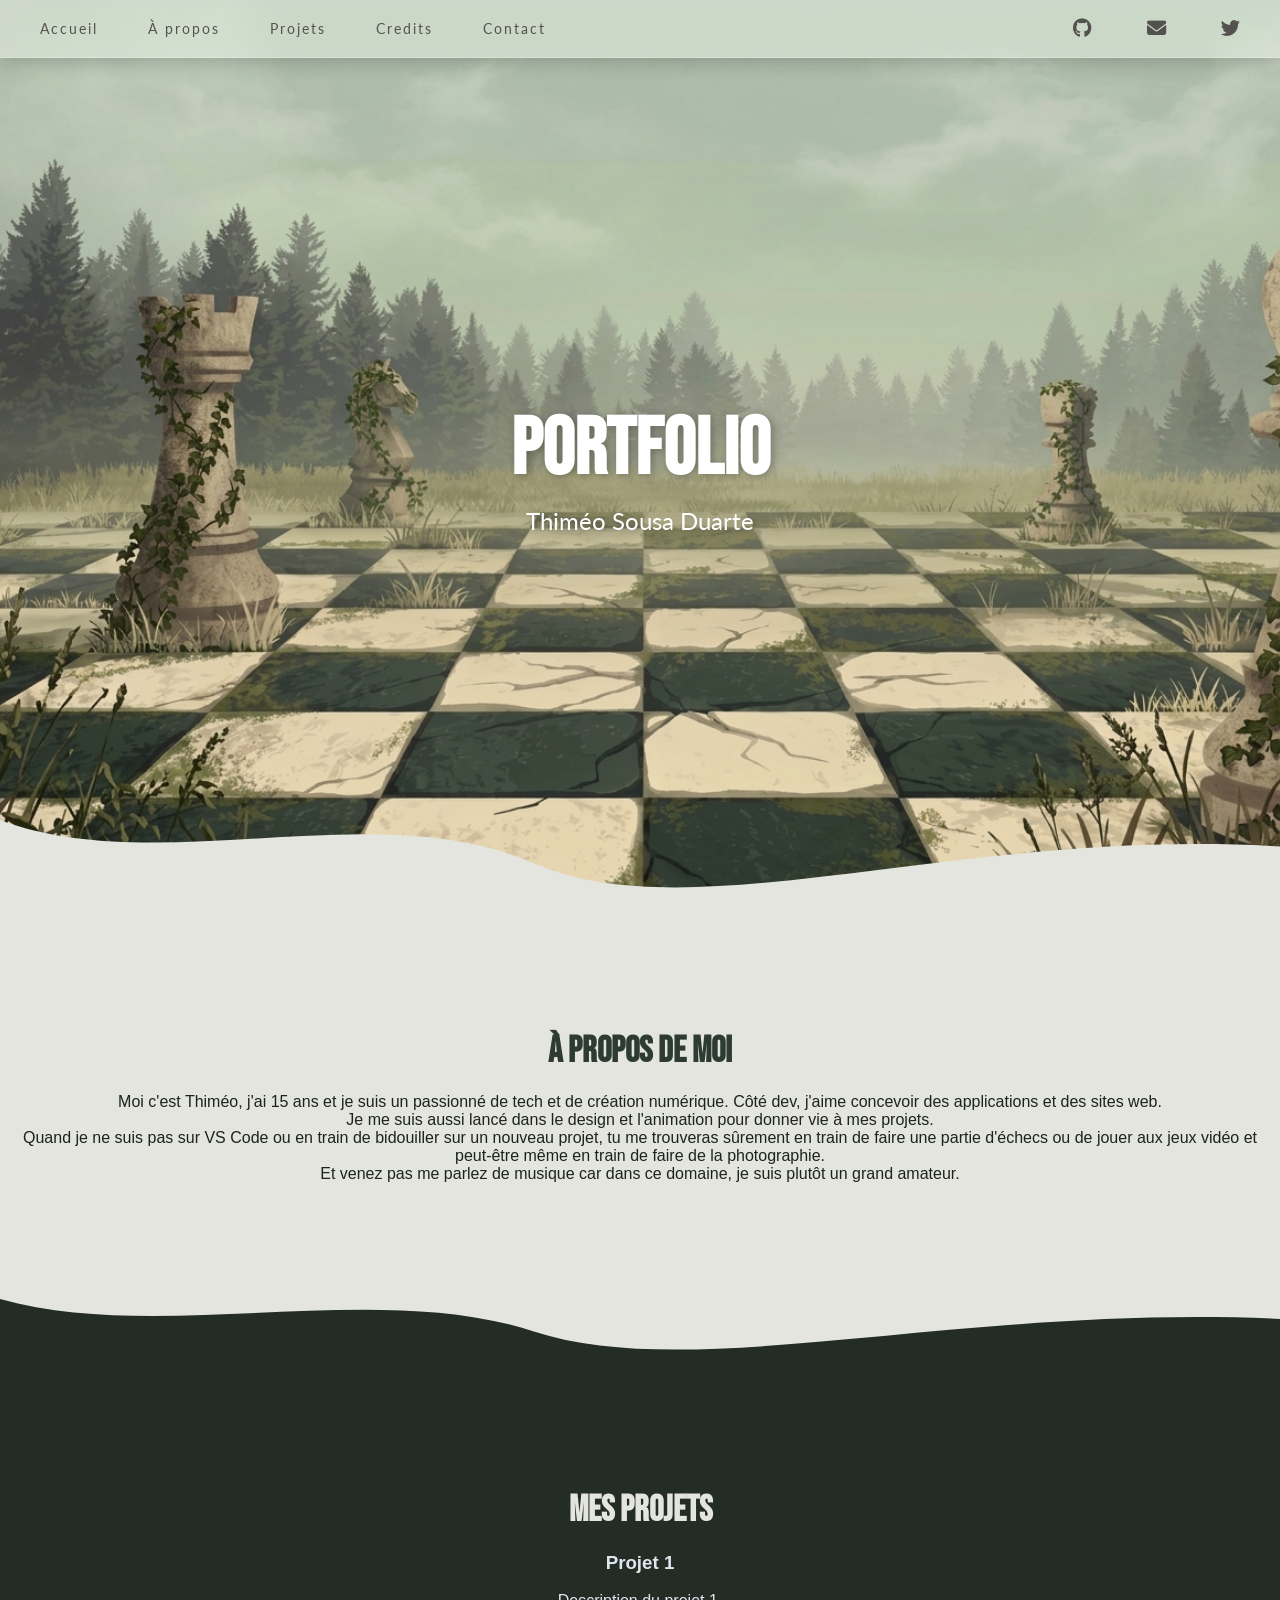
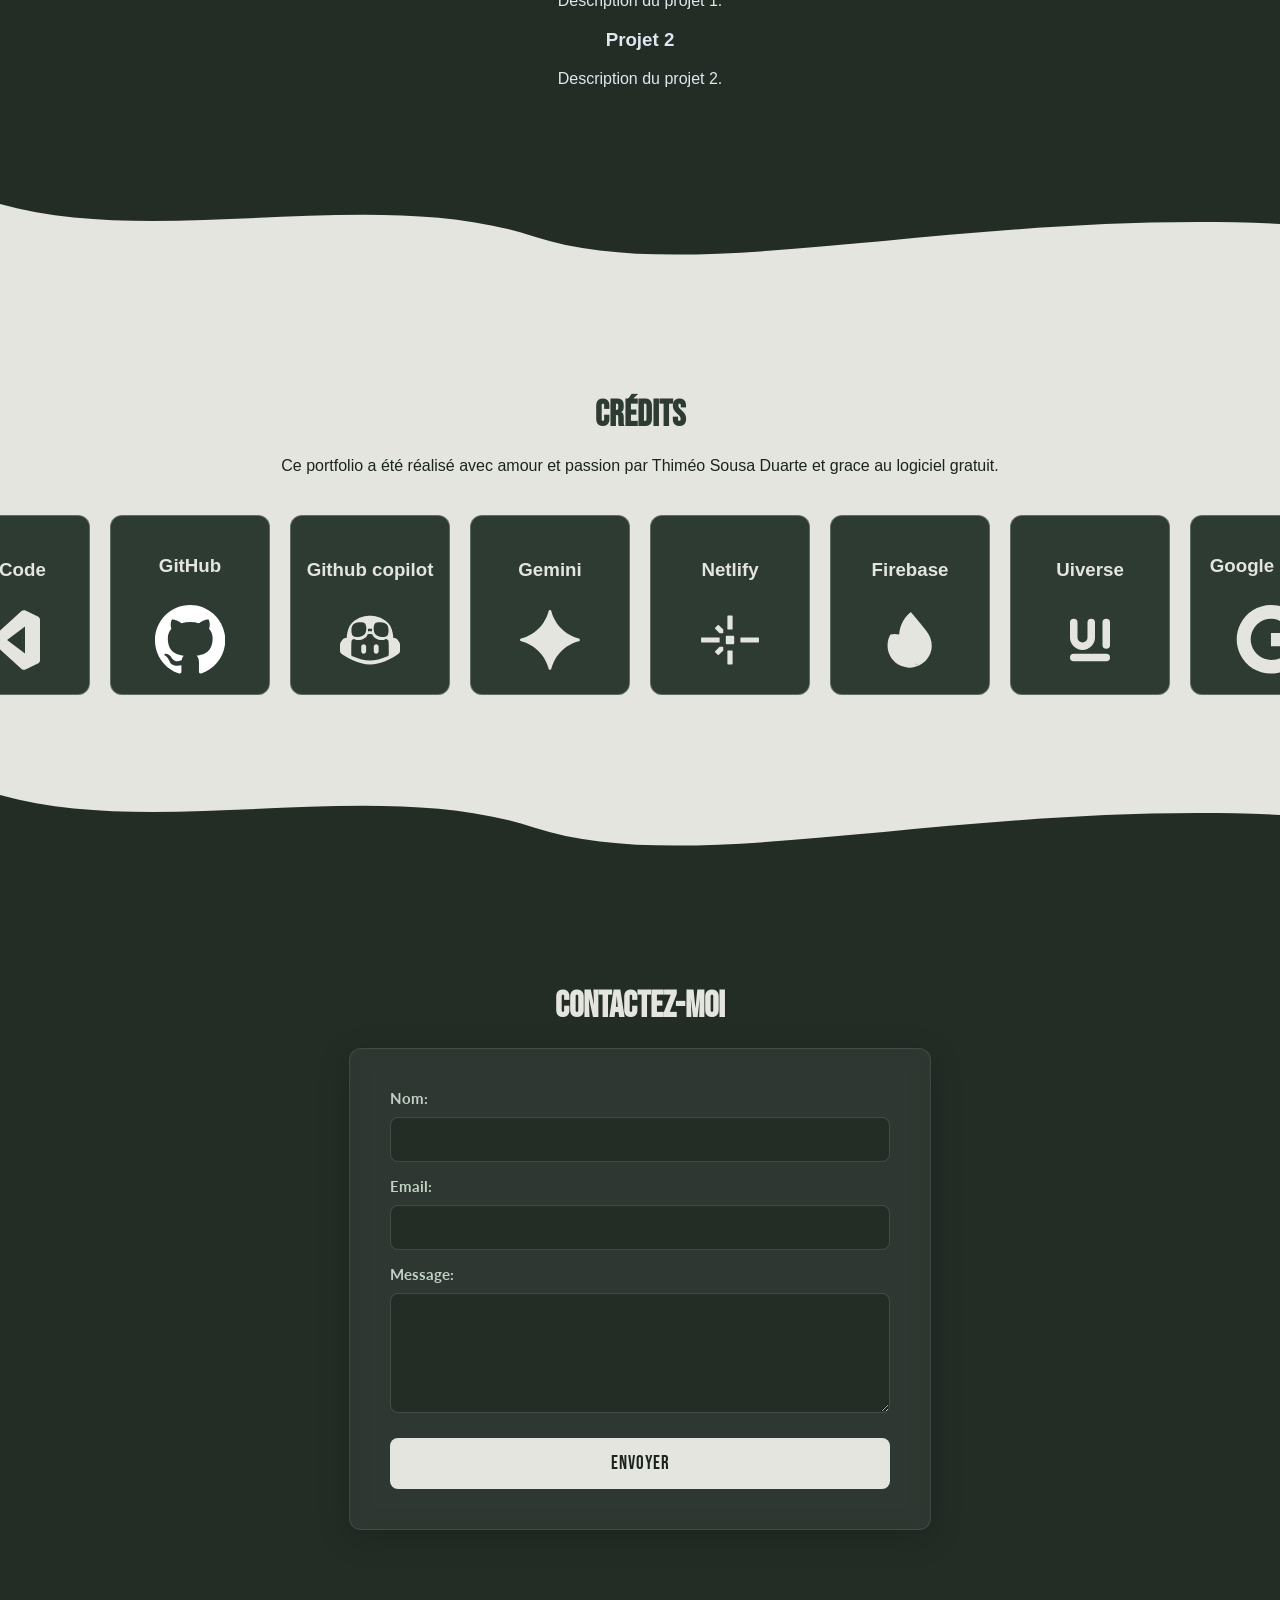
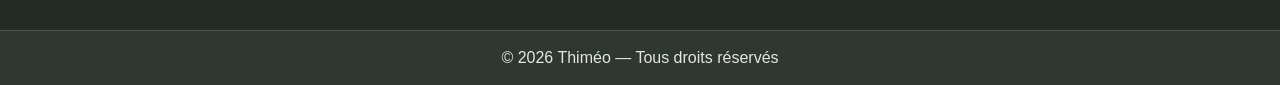
<file: index.html>
<!DOCTYPE html>
<html lang="fr">
    <head>
        <meta charset="UTF-8">
        <meta name="viewport" content="width=device-width, initial-scale=1.0">
        <title>Mon Portfolio</title>
        <link rel="stylesheet" href="style.css">
<link rel="preconnect" href="https://fonts.googleapis.com">
<link rel="stylesheet" href="https://cdnjs.cloudflare.com/ajax/libs/font-awesome/6.4.0/css/all.min.css">
<link rel="preconnect" href="https://fonts.gstatic.com" crossorigin>
<link href="https://fonts.googleapis.com/css2?family=Bebas+Neue&family=Lato:ital,wght@0,100;0,300;0,400;0,700;0,900;1,100;1,300;1,400;1,700;1,900&display=swap" rel="stylesheet">
<link rel="preconnect" href="https://fonts.googleapis.com">
<link rel="preconnect" href="https://fonts.gstatic.com" crossorigin>
<link href="https://fonts.googleapis.com/css2?family=Bebas+Neue&family=Lato:ital,wght@0,100;0,300;0,400;0,700;0,900;1,100;1,300;1,400;1,700;1,900&display=swap" rel="stylesheet">
    </head>
    <body>
        <header>
            
            <nav>
                <a href="#accueil">Accueil</a>
                <a href="#a-propos">À propos</a>
                <a href="#projets">Projets</a>
                <a href="#credits">Credits</a>
                <a href="#contact">Contact</a>
            </nav>
            
            <div class="nav-social">
                <a href="https://github.com/Thimeo-dev" target="_blank"><i class="fab fa-github"></i></a>
                <a href="mailto:thimeosousa02@gmail.com" target="_blank"><i class="fas fa-envelope"></i></a>
                <a href="https://twitter.com" target="_blank"><i class="fab fa-twitter"></i></a>
            </div>
        </header>
        <main>
            </section>
            <section class="hero" id="accueil">
                <div class="hero-content">
                    <h1>Portfolio</h1>
                    <p>Thiméo Sousa Duarte</p>
                </div>
                    <div class="hero-divider">
                        <svg viewBox="0 0 1200 120" preserveAspectRatio="none">
                            <path d="M0,0 C150,90 350,-40 500,65 C650,170 900,10 1200,40 L1200,120 L0,120 Z" fill="#e3e5de"></path>
                        </svg>
                    </div>
            </section>
                <section class="about" id="a-propos">
                    <h2>À propos de moi</h2>
                    <p>Moi c'est Thiméo, j'ai 15 ans et je suis un passionné de tech et de création numérique. Côté dev, j'aime concevoir des applications et des sites web.<br>Je me suis aussi lancé dans le design et l'animation pour donner vie à mes projets.<br> Quand je ne suis pas sur VS Code ou en train de bidouiller sur un nouveau projet, tu me trouveras sûrement en train de faire une partie d'échecs ou de jouer aux jeux vidéo et peut-être même en train de faire de la photographie.<br>Et venez pas me parlez de musique car dans ce domaine, je suis plutôt un grand amateur.</p>
                </section>
                    <div class="section-divider">
                        <svg viewBox="0 0 1200 120" preserveAspectRatio="none">
                            <path d="M0,0 C150,90 350,-40 500,65 C650,170 900,10 1200,40 L1200,120 L0,120 Z" fill="#232d26"></path>
                        </svg>
                    </div>
            <section class="projects" id="projets">
                <h2>Mes Projets</h2>
                <div class="project-list">
                    <div class="project-item">
                        <h3>Projet 1</h3>
                        <p>Description du projet 1.</p>
                    </div>
                    <div class="project-item">
                        <h3>Projet 2</h3>
                        <p>Description du projet 2.</p>
                    </div>
                </div>
            </section>
            <div class="section2-divider">
                <svg viewBox="0 0 1200 120" preserveAspectRatio="none">
                    <path d="M0,0 C150,90 350,-40 500,65 C650,170 900,10 1200,40 L1200,120 L0,120 Z" fill="#e3e5de"></path>
                </svg>
            </div>
            <section class="credits" id="credits">
                <h2>Crédits</h2>
                <p>Ce portfolio a été réalisé avec amour et passion par Thiméo Sousa Duarte et grace au logiciel gratuit.</p>
                        <div class="credit-grid">
                            <!-- Carte 1 : VS Code -->
                            <div class="credit-card">
                                <h3>VSCode</h3>
                                <svg class="credit-icon" viewBox="0 0 256 256" xmlns="http://www.w3.org/2000/svg" fill="currentColor">
                                    <path fill-rule="evenodd" clip-rule="evenodd" d="M181.53 254.25c4.03 1.57 8.63 1.47 12.7-.49l52.71-25.36c5.54-2.66 9.06-8.27 9.06-14.42V42.02c0-6.15-3.52-11.75-9.06-14.42L194.23 2.24c-5.34-2.57-11.59-1.94-16.28 1.47-.67.49-1.31 1.03-1.91 1.63L75.15 97.39 31.2 64.02c-4.09-3.11-9.81-2.85-13.61.61L3.49 77.45c-4.65 4.23-4.65 11.54-.01 15.77L41.59 128 3.48 162.77c-4.64 4.24-4.64 11.55.01 15.78l14.1 12.82c3.8 3.46 9.52 3.71 13.61.61l43.95-33.36 100.9 92.05c3.56 3.25 5.43 4.46 7.44 5.24zM192.04 69.89L115.48 128l76.56 58.12V69.89z"/>
                                </svg>
                            </div>
                            <!-- Carte 2 : GitHub -->
                            <div class="credit-card">
                                <h3>GitHub</h3>
                                <svg xmlns="http://www.w3.org/2000/svg" shape-rendering="geometricPrecision" text-rendering="geometricPrecision" image-rendering="optimizeQuality" fill-rule="evenodd" clip-rule="evenodd" viewBox="0 0 512 499.368"><path fill="#fff" fill-rule="nonzero" d="M256.003 0C114.555 0 0 114.555 0 256.003c0 113.286 73.28 208.961 175.038 242.865 12.796 2.247 17.586-5.433 17.586-12.153 0-6.077-.309-26.225-.309-47.686-64.313 11.844-80.941-15.674-86.058-30.055-2.896-7.37-15.359-30.1-26.269-36.177-8.948-4.808-21.752-16.652-.31-16.961 20.168-.309 34.574 18.564 39.382 26.244 23.038 38.732 59.839 27.828 74.555 21.101 2.227-16.627 8.947-27.828 16.318-34.239-56.968-6.386-116.467-28.471-116.467-126.399 0-27.827 9.907-50.866 26.225-68.787-2.562-6.41-11.51-32.655 2.562-67.853 0 0 21.436-6.72 70.409 26.244 20.483-5.767 42.227-8.638 63.998-8.638 21.751 0 43.52 2.896 63.997 8.638 48.973-33.279 70.39-26.244 70.39-26.244 14.09 35.192 5.117 61.443 2.562 67.853 16.318 17.921 26.244 40.625 26.244 68.787 0 98.237-59.84 119.988-116.801 126.399 9.282 8.014 17.277 23.373 17.277 47.371 0 34.238-.309 61.751-.309 70.389 0 6.721 4.808 14.735 17.586 12.179C438.739 464.964 512 368.955 512 256.003 512 114.555 397.445 0 256.003 0z"/></svg>
                            </div>
                            <!-- Carte 3 : Copilot -->
                            <div class="credit-card">
                                <h3>Github copilot</h3>
                                <svg class="credit-icon" viewBox="0 0 512 416" xmlns="http://www.w3.org/2000/svg" fill="currentColor">
                                    <path d="M181.33 266.143c0-11.497 9.32-20.818 20.818-20.818 11.498 0 20.819 9.321 20.819 20.818v38.373c0 11.497-9.321 20.818-20.819 20.818-11.497 0-20.818-9.32-20.818-20.818v-38.373zM308.807 245.325c-11.477 0-20.798 9.321-20.798 20.818v38.373c0 11.497 9.32 20.818 20.798 20.818 11.497 0 20.818-9.32 20.818-20.818v-38.373c0-11.497-9.32-20.818-20.818-20.818z"/>
                                    <path d="M512.002 246.393v57.384c-.02 7.411-3.696 14.638-9.67 19.011C431.767 374.444 344.695 416 256 416c-98.138 0-196.379-56.542-246.33-93.21-5.975-4.374-9.65-11.6-9.671-19.012v-57.384a35.347 35.347 0 016.857-20.922l15.583-21.085c8.336-11.312 20.757-14.31 33.98-14.31 4.988-56.953 16.794-97.604 45.024-127.354C155.194 5.77 226.56 0 256 0c29.441 0 100.807 5.77 154.557 62.722 28.19 29.75 40.036 70.401 45.025 127.354 13.263 0 25.602 2.936 33.958 14.31l15.583 21.127c4.476 6.077 6.878 13.345 6.878 20.88zm-97.666-26.075c-.677-13.058-11.292-18.19-22.338-21.824-11.64 7.309-25.848 10.183-39.46 10.183-14.454 0-41.432-3.47-63.872-25.869-5.667-5.625-9.527-14.454-12.155-24.247a212.902 212.902 0 00-20.469-1.088c-6.098 0-13.099.349-20.551 1.088-2.628 9.793-6.509 18.622-12.155 24.247-22.4 22.4-49.418 25.87-63.872 25.87-13.612 0-27.86-2.855-39.501-10.184-11.005 3.613-21.558 8.828-22.277 21.824-1.17 24.555-1.272 49.11-1.375 73.645-.041 12.318-.082 24.658-.288 36.976.062 7.166 4.374 13.818 10.882 16.774 52.97 24.124 103.045 36.278 149.137 36.278 46.01 0 96.085-12.154 149.014-36.278 6.508-2.956 10.84-9.608 10.881-16.774.637-36.832.124-73.809-1.642-110.62h.041zM107.521 168.97c8.643 8.623 24.966 14.392 42.56 14.392 13.448 0 39.03-2.874 60.156-24.329 9.28-8.951 15.05-31.35 14.413-54.079-.657-18.231-5.769-33.28-13.448-39.665-8.315-7.371-27.203-10.574-48.33-8.644-22.399 2.238-41.267 9.588-50.875 19.833-20.798 22.728-16.323 80.317-4.476 92.492zm130.556-56.008c.637 3.51.965 7.35 1.273 11.517 0 2.875 0 5.77-.308 8.952 6.406-.636 11.847-.636 16.959-.636s10.553 0 16.959.636c-.329-3.182-.329-6.077-.329-8.952.329-4.167.657-8.007 1.294-11.517-6.735-.637-12.812-.965-17.924-.965s-11.21.328-17.924.965zm49.275-8.008c-.637 22.728 5.133 45.128 14.413 54.08 21.105 21.454 46.708 24.328 60.155 24.328 17.596 0 33.918-5.769 42.561-14.392 11.847-12.175 16.322-69.764-4.476-92.492-9.608-10.245-28.476-17.595-50.875-19.833-21.127-1.93-40.015 1.273-48.33 8.644-7.679 6.385-12.791 21.434-13.448 39.665z"/>
                                </svg>
                            </div>
                            <!-- Carte 4 : Gemini -->
                                <div class="credit-card">
                                    <h3>Gemini</h3>
                                    <svg class="credit-icon" viewBox="0 0 65 65" fill="currentColor" xmlns="http://www.w3.org/2000/svg">
                                        <path d="M32.447 0c.68 0 1.273.465 1.439 1.125a38.904 38.904 0 001.999 5.905c2.152 5 5.105 9.376 8.854 13.125 3.751 3.75 8.126 6.703 13.125 8.855a38.98 38.98 0 005.906 1.999c.66.166 1.124.758 1.124 1.438 0 .68-.464 1.273-1.125 1.439a38.902 38.902 0 00-5.905 1.999c-5 2.152-9.375 5.105-13.125 8.854-3.749 3.751-6.702 8.126-8.854 13.125a38.973 38.973 0 00-2 5.906 1.485 1.485 0 01-1.438 1.124c-.68 0-1.272-.464-1.438-1.125a38.913 38.913 0 00-2-5.905c-2.151-5-5.103-9.375-8.854-13.125-3.75-3.749-8.125-6.702-13.125-8.854a38.973 38.973 0 00-5.905-2A1.485 1.485 0 010 32.448c0-.68.465-1.272 1.125-1.438a38.903 38.903 0 005.905-2c5-2.151 9.376-5.104 13.125-8.854 3.75-3.749 6.703-8.125 8.855-13.125a38.972 38.972 0 001.999-5.905A1.485 1.485 0 0132.447 0z"/>
                                    </svg>
                                </div>
                            <!-- Carte 5 : Netlify -->
                            <div class="credit-card">
                                <h3>Netlify</h3>
                                <svg class="credit-icon" viewBox="0 0 512 512" xmlns="http://www.w3.org/2000/svg" fill="currentColor">
                                    <g transform="translate(9.167 9.167) scale(11.5703)">
                                        <path d="M23.99 24.43h-5.317l-.44-.44v-5.317l.44-.44h5.316l.442.44v5.316l-.442.442z"/>
                                        <path d="M12.928 32.441h-.452l-2.255-2.254v-.448l3.447-3.451 2.388.004.319.315v2.388l-3.447 3.446zM10.221 12.928v-.452l2.255-2.255h.452l3.447 3.447v2.384l-.319.323h-2.388l-3.447-3.447zM13.395 23.25H.273L0 22.974v-3.287l.273-.275h13.122l.273.275v3.287l-.273.274zM42.393 23.25H29.272l-.273-.275v-3.287l.273-.275h13.121l.274.275v3.287l-.274.274zM19.417 13.395V3.553l.275-.273h3.287l.274.273v9.842l-.274.273h-3.287l-.275-.273zM19.417 39.11v-9.84l.275-.275h3.287l.274.274v9.84l-.274.274h-3.287l-.275-.274z"/>
                                    </g>
                                </svg>
                            </div>
                            <!-- Carte 6 : Firebase -->
                            <div class="credit-card">
                                <h3>Firebase</h3>
                                <svg class="credit-icon" viewBox="0 0 512 512" fill="currentColor" xmlns="http://www.w3.org/2000/svg">
                                    <path d="M182.543 478.292c19.839 7.985 41.361 12.723 63.959 13.512 30.584 1.069 59.667-5.255 85.667-17.266-31.178-12.25-59.415-30.164-83.514-52.436-15.622 25.011-38.726 44.768-66.112 56.19zM248.652 422.11c-55.011-50.878-88.383-124.516-85.563-205.285.092-2.622.23-5.244.393-7.864a142.5 142.5 0 00-74.4.778c-14.686 25.724-23.547 55.239-24.651 86.853C61.58 378.18 110.956 449.47 182.54 478.3c27.386-11.423 50.49-31.155 66.112-56.19zM248.653 422.107c12.79-20.468 20.544-44.463 21.447-70.317 2.374-68.006-43.343-126.507-106.618-142.832-.162 2.621-.3 5.242-.392 7.865-2.82 80.768 30.552 154.407 85.563 205.284zM263.024 17.799c-36.037 28.87-64.494 66.939-81.712 110.792-9.857 25.119-16.051 52.101-17.859 80.384 63.274 16.325 108.992 74.826 106.618 142.831-.903 25.854-8.68 49.826-21.448 70.318a266.403 266.403 0 0083.514 52.435c62.581-28.928 106.982-91.175 109.553-164.802 1.666-47.702-16.662-90.217-42.56-126.103C371.78 145.7 263.024 17.799 263.024 17.799z"/>
                                </svg>
                            </div>
                            <!-- Carte 7 : Uiverse -->
                            <div class="credit-card">
                                <h3>Uiverse</h3>
                                <svg class="credit-icon" viewBox="0 0 24 24" xmlns="http://www.w3.org/2000/svg" fill="currentColor">
                                    <path d="M4 5a1.5 1.5 0 0 1 3 0v6a2 2 0 0 0 4 0V5a1.5 1.5 0 1 1 3 0v6a5 5 0 0 1-10 0V5z"/>
                                    <path d="M17 5a1.5 1.5 0 0 1 3 0v9a1.5 1.5 0 0 1-3 0V5z"/>
                                    <path d="M4 19a1.5 1.5 0 0 1 1.5-1.5h13a1.5 1.5 0 0 1 0 3h-13A1.5 1.5 0 0 1 4 19z"/>
                                </svg>
                            </div>
                            <!-- Carte 8 : Google Fonts -->
                            <div class="credit-card">
                                <h3>Google Fonts</h3>
                                <svg viewBox="0 0 512 512" xmlns="http://www.w3.org/2000/svg" fill-rule="evenodd" clip-rule="evenodd" stroke-linejoin="round" stroke-miterlimit="2"><path d="M32.582 370.734C15.127 336.291 5.12 297.425 5.12 256c0-41.426 10.007-80.291 27.462-114.735C74.705 57.484 161.047 0 261.12 0c69.12 0 126.836 25.367 171.287 66.793l-73.31 73.309c-26.763-25.135-60.276-38.168-97.977-38.168-66.56 0-123.113 44.917-143.36 105.426-5.12 15.36-8.146 31.65-8.146 48.64 0 16.989 3.026 33.28 8.146 48.64l-.303.232h.303c20.247 60.51 76.8 105.426 143.36 105.426 34.443 0 63.534-9.31 86.341-24.67 27.23-18.152 45.382-45.148 51.433-77.032H261.12v-99.142h241.105c3.025 16.757 4.654 34.211 4.654 52.364 0 77.963-27.927 143.592-76.334 188.276-42.356 39.098-100.305 61.905-169.425 61.905-100.073 0-186.415-57.483-228.538-141.032v-.233z"/></svg>
                            </div>
                        </div>
                </section>
            <div class="section3-divider">
                <svg viewBox="0 0 1200 120" preserveAspectRatio="none">
                    <path d="M0,0 C150,90 350,-40 500,65 C650,170 900,10 1200,40 L1200,120 L0,120 Z" fill="#232d26"></path>
                </svg>
            </div>
            <section class="contact" id="contact">
                <h2>Contactez-moi</h2>
                <form name="contact" method="POST" action="/succes.html" data-netlify="true">
                    <label for="name">Nom:</label>
                    <input type="text" id="name" name="name" required>
                    <label for="email">Email:</label>
                    <input type="email" id="email" name="email" required>
                    <label for="message">Message:</label>
                    <textarea id="message" name="message" required></textarea>
                    <button type="submit">Envoyer</button>
                </form>
            </section>
                <footer class="site-footer">
                    <p>© 2026 Thiméo — Tous droits réservés</p>
                </footer>
        </main>
    </body>
</html>
</file>
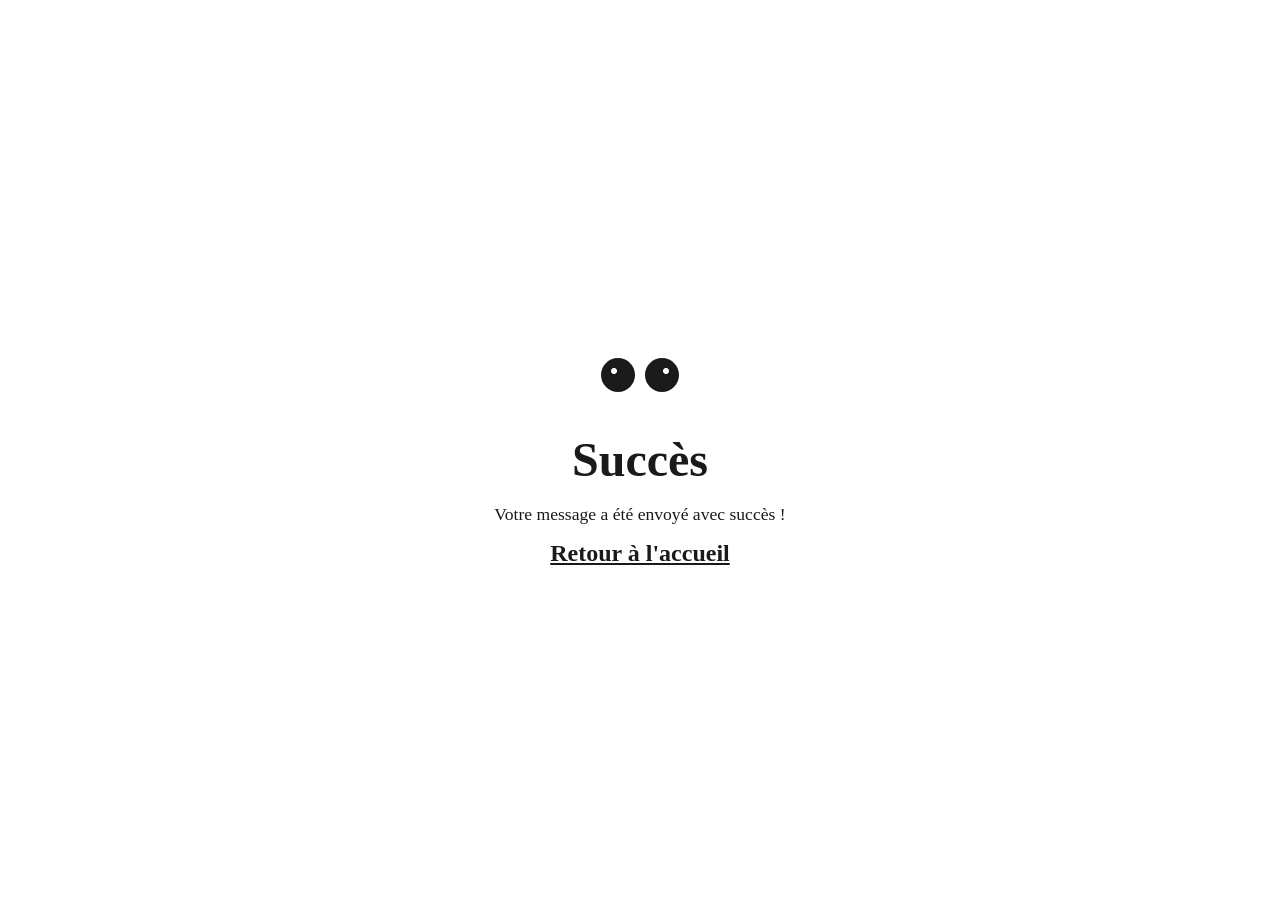
<file: succes.html>
<!DOCTYPE html>
<html lang="fr">
<head>
    <meta charset="UTF-8">
    <meta name="viewport" content="width=device-width, initial-scale=1.0">
    <title>Succès - Message Envoyé</title>
    <link rel="stylesheet" href="succes.css">
</head>
<body>
    <!-- Le conteneur principal qui aligne verticalement le loader et le texte -->
    <main class="my-custom-face-container">
        <div class="loader"></div>
        <div class="face__text">
            <h1>Succès</h1>
            <p>Votre message a été envoyé avec succès !</p>
            <a href="index.html">Retour à l'accueil</a>
        </div>
    </main>
</body>
</html>
</file>
<file: style.css>
html, body {
    margin: 0;
    background-size: cover;
    font-family: sans-serif;
    color: rgb(0, 0, 0);
    -ms-overflow-style: none;  /* IE and Edge */
    scrollbar-width: none;  /* Firefox */
    overflow-x: hidden;
    scroll-behavior: smooth;
    scroll-padding-top: 80px; 
}

body::-webkit-scrollbar {
    display: none;
}

header {
    display: flex;
    justify-content: space-between; 
    align-items: center;

    position: fixed;
    top: 0;
    left: 0;
    width: 100%;
    background-color: rgba(255, 255, 255, 0.4);
    box-shadow: 0px 2px 5px rgba(0, 0, 0, 0.1);
    z-index: 9999;

    backdrop-filter: blur(20px) saturate(160%);
    -webkit-backdrop-filter: blur(20px) saturate(160%);
    
    border-bottom: 1px solid rgba(255, 255, 255, 0.25);
    box-shadow: 0 4px 20px rgba(0, 0, 0, 0.2);
}

header nav {
    display: flex;
    align-items: center;
    top: 0;
    left: 0;
    width: 100%;
    gap: 50px;
    padding: 20px 40px;
    letter-spacing: 2px;
    font-size: 14px;
}

header nav a {
    text-decoration: none;
    color: rgb(53, 48, 48);
    opacity: 0.8;
    font-family: 'Lato', sans-serif;
}

header nav a:hover {
    opacity: 1; 
}

.nav-social {
    display: flex;
    gap: 15px;
    align-items: center;
}

.nav-social a {
    color: rgb(53, 48, 48);
    opacity: 0.8;
    transition: opacity 0.3s ease;
    font-size: 1.2rem;
    padding-right: 40px;
}

.nav-social a:hover {
    opacity: 1;
}

.hero {
    margin: 0;
    padding: 0;
    width: 100vw;
    height: 100vh;
    background: url('envpaper.jpg') no-repeat center center;
    background-size: cover;
    display: flex;
    flex-direction: column;
    justify-content: center;
    align-items: center;
    text-align: center;
    color: white;
    box-sizing: border-box;
}

.hero h1 {
    font-size: 80px;
    line-height: 0.9;
    text-shadow: 2px 2px 10px rgba(0, 0, 0, 0.3);
    margin-bottom: 20px;
    font-family: 'Bebas Neue', sans-serif;
}

.hero p {
    font-size: 24px;
    line-height: 0.9;
    text-shadow: 2px 2px 10px rgba(0, 0, 0, 0.3);
    margin-bottom: 20px;
    font-family: 'Lato', sans-serif;
}

.hero-divider {
    position: absolute;
    bottom: 0;
    left: 0;
    width: 100%;
    overflow: hidden;
    line-height: 0;
    z-index: 10;
}

.hero-divider svg {
    position: relative;
    display: block;
    width: calc(100% + 1.3px);
    height: 80px;
}

section.about {
    padding: 100px 20px;
    text-align: center;
    background-color: #e3e5de;
    color: #1c241e;
    backdrop-filter: blur(10px);
    -webkit-backdrop-filter: blur(10px);
}

section.about h2 {
    font-size: 36px;
    color: #2d3b32;
    margin-bottom: 20px;
    font-family: 'Bebas Neue', sans-serif;
}

section.projects {
    position: relative;
    padding: 100px 20px;
    text-align: center;
    background-color: #232d26;
    color: #e0e6ed;
}

section.projects h2 {
    font-size: 36px;
    color: #e3e5de;
    margin-bottom: 20px;
    font-family: 'Bebas Neue', sans-serif;
}

section.credits {
    padding: 100px 20px;
    text-align: center;
    background-color: #e3e5de;
    color: #1c241e;
}

section.credits h2 {
    font-size: 36px;
    color: #2d3b32;
    margin-bottom: 20px;
    font-family: 'Bebas Neue', sans-serif;
}

section.contact {
    padding: 100px 20px;
    text-align: center;
    background-color: #232d26;
    color: #e0e6ed;
}

section.contact h2 {
    font-size: 36px;
    color: #e3e5de;
    margin-bottom: 20px;
    font-family: 'Bebas Neue', sans-serif;
}
.section-divider {
    position: relative;
    width: 100%;
    overflow: hidden;
    line-height: 0;
    background-color: #e3e5de;
}

.section-divider svg {
    position: relative;
    display: block;
    width: calc(100% + 1.3px);
    height: 60px;
}

.section2-divider {
    position: relative;
    width: 100%;
    overflow: hidden;
    line-height: 0;
    background-color: #232d26;
}

.section2-divider svg {
    position: relative;
    display: block;
    width: calc(100% + 1.3px);
    height: 60px;
}

.section3-divider {
    position: relative;
    width: 100%;
    overflow: hidden;
    line-height: 0;
    background-color: #e3e5de;
}

.section3-divider svg {
    position: relative;
    display: block;
    width: calc(100% + 1.3px);
    height: 60px;
}

section.contact form {
    background: rgba(255, 255, 255, 0.05);
    backdrop-filter: blur(10px);
    -webkit-backdrop-filter: blur(10px);
    border: 1px solid rgba(255, 255, 255, 0.1);
    border-radius: 12px;
    padding: 40px;
    width: 100%;
    max-width: 500px;
    display: flex;
    flex-direction: column;
    gap: 15px;
    box-shadow: 0 8px 32px rgba(0, 0, 0, 0.2);
    margin: 0 auto;
}

section.contact label {
    font-family: 'Lato', sans-serif;
    text-align: left;
    font-size: 0.95rem;
    font-weight: 700;
    color: #c2d1c6;
    margin-bottom: -5px;
}

section.contact input[type="text"],
section.contact input[type="email"],
section.contact textarea {
    width: 100%;
    padding: 12px 16px;
    background: rgba(0, 0, 0, 0.2);
    border: 1px solid rgba(255, 255, 255, 0.15);
    border-radius: 8px;
    color: #e0e6ed;
    font-family: 'Lato', sans-serif;
    font-size: 1rem;
    outline: none;
    transition: all 0.3s ease;
    box-sizing: border-box;
}

section.contact textarea {
    resize: vertical;
    min-height: 120px;
}

section.contact input:focus,
section.contact textarea:focus {
    font-weight: 700;
    color: #c2d1c6;
    margin-bottom: -5px;
}

section.contact button {
    margin-top: 10px;
    padding: 14px 20px;
    background-color: #e3e5de;
    color: #1c241e;
    border: none;
    border-radius: 8px;
    font-family: 'Bebas Neue', sans-serif;
    font-size: 1.2rem;
    letter-spacing: 1px;
    cursor: pointer;
    transition: all 0.3s ease;
}

section.contact button[type="submit"]:hover {
    background-color: #ffffff;
    transform: translateY(-2px);
    box-shadow: 0 4px 15px rgba(255, 255, 255, 0.2);
}

.credit-grid {
    display: grid;
    flex-direction: row;
    justify-content: center;
    align-items: center;
    gap: 20px;
    flex-wrap: wrap;
    width: 100%;
    max-width: 1100px;
    margin: 40px auto 0 auto;
    grid-template-columns: repeat(8, 1fr);
}   

.credit-card {
    background: #2d3b32;
    color: #e3e5de;
    backdrop-filter: blur(10px);
    -webkit-backdrop-filter: blur(10px);
    border: 1px solid rgba(255, 255, 255, 0.25);
    border-radius: 12px;
    fill: #e3e5de;
    
    width: 160px;
    height: 180px; 
    padding: 20px 15px;
    box-sizing: border-box;
    
    display: flex;
    flex-direction: column;
    align-items: center;
    justify-content: center;
    text-align: center;
    gap: 10px;
    overflow: hidden;
    
    transition: transform 0.3s ease, background 0.3s ease, box-shadow 0.3s ease;
}

.credit-card:hover {
    transform: translateY(-5px);
    background: #3a4c41;
    box-shadow: 0 8px 25px rgba(0, 0, 0, 0.15);
    fill: #e3e5de;
}

.credit-icon {
    width: 60px;
    height: 60px;
    fill: #e3e5de;
    color: #ffffff;
}

.site-footer {
    width: 100%;
    padding: 2px 0;
    text-align: center;
    background-color: #2E3831;
    border-top: 1px solid rgba(255, 255, 255, 0.15);
    color: #e3e5de;
}

@media (max-width: 768px) {
    /* --------------------------------------------------
       1. NAVIGATION (Menu mobile optimisé)
    -------------------------------------------------- */
    .navbar {
        display: flex !important;
        justify-content: space-between !important;
        align-items: center !important;
        width: 100% !important;
        padding: 12px 20px !important;
        position: relative !important;
        box-sizing: border-box !important;
    }

    /* Affichage de l'icône Hamburger (3 barres) */
    .hamburger {
        display: flex !important;
        flex-direction: column;
        justify-content: space-between;
        width: 26px;
        height: 18px;
        cursor: pointer;
        z-index: 1001;
    }

    .hamburger span {
        height: 3px;
        width: 100%;
        background-color: #1e2923;
        border-radius: 3px;
        transition: all 0.3s ease;
    }

    /* Le menu complet se cache et passe sous la barre */
    .nav-links {
        display: none !important; /* Caché par défaut */
        flex-direction: column !important;
        position: absolute !important;
        top: 100% !important;
        left: 0 !important;
        width: 100% !important;
        background-color: #c2cdb8 !important; /* Même fond vert */
        padding: 15px 0 !important;
        gap: 15px !important;
        text-align: center !important;
        box-shadow: 0 10px 15px rgba(0, 0, 0, 0.1) !important;
        z-index: 1000 !important;
    }

    /* Déploiement quand le bouton est cliqué */
    #menu-toggle:checked ~ .nav-links {
        display: flex !important;
    }

    /* Animation des 3 barres en X */
    #menu-toggle:checked ~ .hamburger span:nth-child(1) {
        transform: translateY(7.5px) rotate(45deg);
    }
    #menu-toggle:checked ~ .hamburger span:nth-child(2) {
        opacity: 0;
    }
    #menu-toggle:checked ~ .hamburger span:nth-child(3) {
        transform: translateY(-7.5px) rotate(-45deg);
    }

    /* --------------------------------------------------
       2. CRÉDITS (Glissement horizontal des cartes)
    -------------------------------------------------- */
    .credits-section, #credits {
        width: 100% !important;
        max-width: 100vw !important;
        box-sizing: border-box;
        overflow: hidden;
    }

    .credits-grid {
        display: flex !important;
        flex-wrap: nowrap !important;
        overflow-x: auto !important;
        overflow-y: hidden;
        -webkit-overflow-scrolling: touch;
        scroll-snap-type: x mandatory;
        gap: 12px;
        padding: 15px 20px !important;
        width: 100% !important;
        box-sizing: border-box;
    }

    .credits-grid::-webkit-scrollbar {
        display: none;
    }

    .credits-grid {
        scrollbar-width: none;
    }

    .credit-card {
        flex: 0 0 140px !important;
        width: 140px !important;
        height: 160px;
        scroll-snap-align: center;
        box-sizing: border-box;
    }

    /* --------------------------------------------------
       3. FORMULAIRE DE CONTACT
    -------------------------------------------------- */
    .contact-container, form, .contact-card {
        width: 90% !important;
        max-width: 400px !important;
        margin: 0 auto !important;
        box-sizing: border-box !important;
        padding: 20px !important;
    }

    input, textarea, button {
        width: 100% !important;
        box-sizing: border-box !important;
    }
}
</file>
<file: succes.css>
html, body {
    height: 100%;
    margin: 0;
    overflow: hidden; /* Empêche tout scroll */
}

.loader {
    display: inline-flex;
    gap: 10px;
    margin-top: 25px;
    margin-bottom: 10px;
}

.loader:before,
.loader:after {
    content: "";
    height: 34px; /* Légèrement agrandi */
    aspect-ratio: 1;
    border-radius: 50%;
    /* Remplace le fond blanc (#fff) par un ton sombre (#1a1a1a) et les billes en blanc (#fff) */
    background: radial-gradient(farthest-side, #fff 95%, #0000) 35% 35%/6px 6px no-repeat #1a1a1a;
    transform: scaleX(var(--s, 1)) rotate(0deg);
    animation: l6 1s infinite linear;
}

.loader:after {
    --s: -1;
    animation-delay: -0.1s;
}

@keyframes l6 {
    100% {
        transform: scaleX(var(--s, 1)) rotate(360deg);
    }
}

.face__text {
  font-size: 24px;
  color: #1a1a1a;
  margin-top: 20px;
  text-align: center;
  animation: fadeIn 1s 1.5s forwards;
  position: relative;
  width: 100%; /* S'assure de prendre toute la largeur sous la tête */
}

/* Conteneur principal : aligne le visage SVG et le texte verticalement */
.my-custom-face-container {
    display: flex;
    flex-direction: column; /* Place les éléments du haut vers le bas */
    align-items: center;    /* Centre horizontalement le SVG et le texte */
    justify-content: center;
    min-height: 100vh;      /* Centre le tout au milieu de l'écran */
    padding: 20px;
    box-sizing: border-box;
}

/* Taille de la tête SVG */
.face {
    width: 250px;
    height: auto;
    display: block;
}

/* Bloc de texte sous la tête */
.face__text {
    font-size: 24px;
    color: #1a1a1a;
    margin-top: 20px;
    text-align: center;
    position: relative;
}

/* Style des liens et titres à l'intérieur */
.face__text h1 {
    font-size: 3rem;
    margin: 10px 0 5px 0;
}

.face__text p {
    font-size: 1.1rem;
    margin-bottom: 15px;
}

.face__text a {
    color: #1a1a1a;
    text-decoration: underline;
    font-weight: bold;
}.face__text {
  font-size: 24px;
  color: #1a1a1a;
  margin-top: 20px;
  text-align: center;
  animation: fadeIn 1s 1.5s forwards;
  position: relative;
  width: 100%; /* S'assure de prendre toute la largeur sous la tête */
}

/* Conteneur principal : aligne le visage SVG et le texte verticalement */
.my-custom-face-container {
    display: flex;
    flex-direction: column; /* Place les éléments du haut vers le bas */
    align-items: center;    /* Centre horizontalement le SVG et le texte */
    justify-content: center;
    min-height: 100vh;      /* Centre le tout au milieu de l'écran */
    padding: 20px;
    box-sizing: border-box;
}

/* Taille de la tête SVG */
.face {
    width: 250px;
    height: auto;
    display: block;
}

/* Bloc de texte sous la tête */
.face__text {
    font-size: 24px;
    color: #1a1a1a;
    margin-top: 20px;
    text-align: center;
    position: relative;
}

/* Style des liens et titres à l'intérieur */
.face__text h1 {
    font-size: 3rem;
    margin: 10px 0 5px 0;
}

.face__text p {
    font-size: 1.1rem;
    margin-bottom: 15px;
}

.face__text a {
    color: #1a1a1a;
    text-decoration: underline;
    font-weight: bold;
}
</file>
